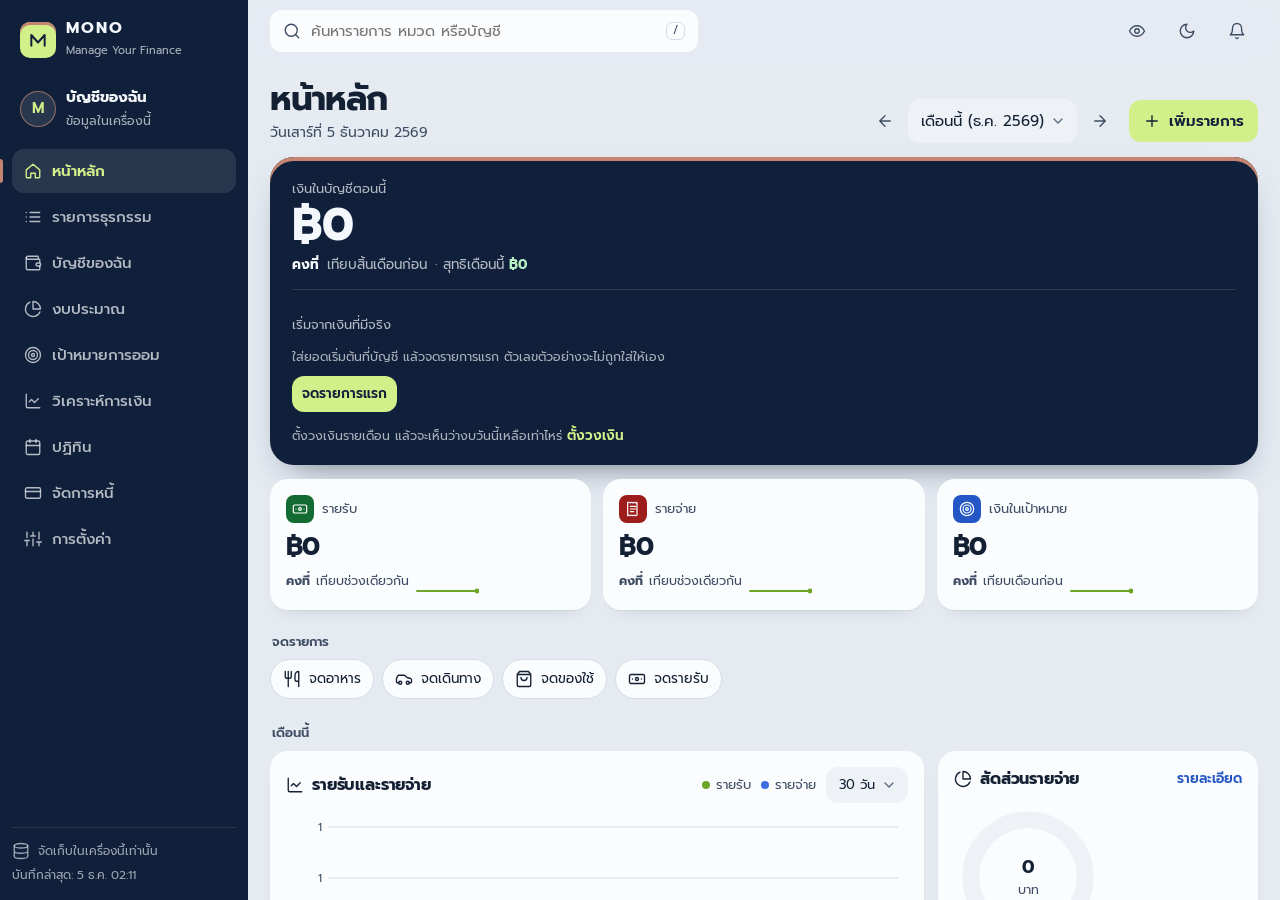
<file: index.html>
<!DOCTYPE html>
<html lang="th">
<head>
<meta charset="UTF-8">
<meta name="viewport" content="width=device-width, initial-scale=1, viewport-fit=cover">
<meta name="color-scheme" content="light dark">
<meta name="theme-color" content="#10203a" id="theme-color">
<meta name="description" content="MONO สมุดรายรับรายจ่ายส่วนตัว ภาษาไทย ใช้งานออฟไลน์ได้ เก็บข้อมูลในเครื่องนี้">
<meta name="apple-mobile-web-app-capable" content="yes">
<meta name="mobile-web-app-capable" content="yes">
<meta name="apple-mobile-web-app-status-bar-style" content="black-translucent">
<meta name="apple-mobile-web-app-title" content="MONO">
<link rel="manifest" href="./manifest.webmanifest">
<link rel="icon" href="./icons/favicon-32.png" type="image/png">
<link rel="apple-touch-icon" href="./icons/apple-touch-icon.png">
<link rel="stylesheet" href="./css/mono.css">
<script>
try{
  var raw=localStorage.getItem('mono_finance_v3')||localStorage.getItem('mono_finance_v2');
  var d=raw&&JSON.parse(raw);
  var t=d&&d.theme;
  if(t==='dark'||(t!=='light'&&matchMedia('(prefers-color-scheme: dark)').matches))document.documentElement.classList.add('dark');
  if(d&&/^(dots|grid|lines|waves|cross)$/.test(d.pattern))document.documentElement.dataset.pat=d.pattern;
  if(d&&d.privacy)document.documentElement.classList.add('privacy');
}catch(e){}
</script>
<title>MONO – จัดการการเงิน</title>
</head>
<body data-pwa="1">
<a class="skip" href="#page">ข้ามไปเนื้อหา</a>
<svg width="0" height="0" style="position:absolute" aria-hidden="true" focusable="false"><defs>
<symbol id="i-home" viewBox="0 0 24 24"><path d="M3 10.5 12 3l9 7.5V20a1 1 0 0 1-1 1h-5v-6H9v6H4a1 1 0 0 1-1-1z"/></symbol>
<symbol id="i-list" viewBox="0 0 24 24"><path d="M8 6h13M8 12h13M8 18h13M3 6h.01M3 12h.01M3 18h.01"/></symbol>
<symbol id="i-wallet" viewBox="0 0 24 24"><path d="M19 7V4a1 1 0 0 0-1-1H5a2 2 0 0 0 0 4h15a1 1 0 0 1 1 1v4h-3a2 2 0 0 0 0 4h3a1 1 0 0 0 1-1v-2a1 1 0 0 0-1-1"/><path d="M3 5v14a2 2 0 0 0 2 2h15a1 1 0 0 0 1-1v-4"/></symbol>
<symbol id="i-pie" viewBox="0 0 24 24"><path d="M21.21 15.89A10 10 0 1 1 8 2.83"/><path d="M22 12A10 10 0 0 0 12 2v10z"/></symbol>
<symbol id="i-target" viewBox="0 0 24 24"><circle cx="12" cy="12" r="10"/><circle cx="12" cy="12" r="6"/><circle cx="12" cy="12" r="2"/></symbol>
<symbol id="i-trend" viewBox="0 0 24 24"><path d="M3 3v16a2 2 0 0 0 2 2h16"/><path d="m19 9-5 5-4-4-3 3"/></symbol>
<symbol id="i-calendar" viewBox="0 0 24 24"><rect x="3" y="4" width="18" height="18" rx="2"/><path d="M16 2v4M8 2v4M3 10h18"/></symbol>
<symbol id="i-card" viewBox="0 0 24 24"><rect x="2" y="5" width="20" height="14" rx="2"/><path d="M2 10h20"/></symbol>
<symbol id="i-sliders" viewBox="0 0 24 24"><path d="M4 21v-7M4 10V3M12 21v-9M12 8V3M20 21v-5M20 12V3M1 14h6M9 8h6M17 16h6"/></symbol>
<symbol id="i-search" viewBox="0 0 24 24"><circle cx="11" cy="11" r="8"/><path d="m21 21-4.3-4.3"/></symbol>
<symbol id="i-bell" viewBox="0 0 24 24"><path d="M6 8a6 6 0 0 1 12 0c0 7 3 9 3 9H3s3-2 3-9"/><path d="M10.3 21a1.94 1.94 0 0 0 3.4 0"/></symbol>
<symbol id="i-moon" viewBox="0 0 24 24"><path d="M12 3a6 6 0 0 0 9 9 9 9 0 1 1-9-9Z"/></symbol>
<symbol id="i-sun" viewBox="0 0 24 24"><circle cx="12" cy="12" r="4"/><path d="M12 2v2M12 20v2M4.93 4.93l1.41 1.41M17.66 17.66l1.41 1.41M2 12h2M20 12h2M4.93 19.07l1.41-1.41M17.66 6.34l1.41-1.41"/></symbol>
<symbol id="i-menu" viewBox="0 0 24 24"><path d="M4 6h16M4 12h16M4 18h16"/></symbol>
<symbol id="i-plus" viewBox="0 0 24 24"><path d="M12 5v14M5 12h14"/></symbol>
<symbol id="i-minus" viewBox="0 0 24 24"><path d="M5 12h14"/></symbol>
<symbol id="i-x" viewBox="0 0 24 24"><path d="M18 6 6 18M6 6l12 12"/></symbol>
<symbol id="i-check" viewBox="0 0 24 24"><path d="M20 6 9 17l-5-5"/></symbol>
<symbol id="i-trash" viewBox="0 0 24 24"><path d="M3 6h18M19 6v14a2 2 0 0 1-2 2H7a2 2 0 0 1-2-2V6M8 6V4a2 2 0 0 1 2-2h4a2 2 0 0 1 2 2v2"/></symbol>
<symbol id="i-edit" viewBox="0 0 24 24"><path d="M17 3a2.85 2.85 0 0 1 4 4L7.5 20.5 2 22l1.5-5.5Z"/></symbol>
<symbol id="i-arrow-right" viewBox="0 0 24 24"><path d="M5 12h14M12 5l7 7-7 7"/></symbol>
<symbol id="i-arrow-up" viewBox="0 0 24 24"><path d="M12 19V5M5 12l7-7 7 7"/></symbol>
<symbol id="i-arrow-down" viewBox="0 0 24 24"><path d="M12 5v14M19 12l-7 7-7-7"/></symbol>
<symbol id="i-swap" viewBox="0 0 24 24"><path d="m16 3 4 4-4 4M20 7H4M8 21l-4-4 4-4M4 17h16"/></symbol>
<symbol id="i-utensils" viewBox="0 0 24 24"><path d="M3 2v7a2 2 0 0 0 2 2h4a2 2 0 0 0 2-2V2M7 2v20M21 15V2a5 5 0 0 0-5 5v6a2 2 0 0 0 2 2h3Zm0 0v7"/></symbol>
<symbol id="i-car" viewBox="0 0 24 24"><path d="M19 17h2a1 1 0 0 0 1-1v-3a2 2 0 0 0-1.5-1.9C18.7 10.6 16 10 16 10s-1.3-1.4-2.2-2.3A3 3 0 0 0 12 7H5a1.5 1.5 0 0 0-1.4.9l-1.4 2.9A3.7 3.7 0 0 0 2 12v4a1 1 0 0 0 1 1h2"/><circle cx="7" cy="17" r="2"/><circle cx="17" cy="17" r="2"/></symbol>
<symbol id="i-bag" viewBox="0 0 24 24"><path d="M6 2 3 6v14a2 2 0 0 0 2 2h14a2 2 0 0 0 2-2V6l-3-4ZM3 6h18"/><path d="M16 10a4 4 0 0 1-8 0"/></symbol>
<symbol id="i-zap" viewBox="0 0 24 24"><path d="M13 2 3 14h9l-1 8 10-12h-9l1-8z"/></symbol>
<symbol id="i-heart" viewBox="0 0 24 24"><path d="M19 14c1.5-1.5 3-3.2 3-5.5A5.5 5.5 0 0 0 16.5 3c-1.8 0-3 .5-4.5 2-1.5-1.5-2.7-2-4.5-2A5.5 5.5 0 0 0 2 8.5c0 2.3 1.5 4 3 5.5l7 7Z"/></symbol>
<symbol id="i-film" viewBox="0 0 24 24"><rect x="2" y="2" width="20" height="20" rx="2.2"/><path d="M7 2v20M17 2v20M2 12h20M2 7h5M2 17h5M17 17h5M17 7h5"/></symbol>
<symbol id="i-more" viewBox="0 0 24 24"><path d="M5 12h.01M12 12h.01M19 12h.01" stroke-width="3"/></symbol>
<symbol id="i-banknote" viewBox="0 0 24 24"><rect x="2" y="6" width="20" height="12" rx="2"/><circle cx="12" cy="12" r="2"/><path d="M6 12h.01M18 12h.01"/></symbol>
<symbol id="i-briefcase" viewBox="0 0 24 24"><path d="M16 20V4a2 2 0 0 0-2-2h-4a2 2 0 0 0-2 2v16"/><rect x="2" y="7" width="20" height="14" rx="2"/></symbol>
<symbol id="i-trend-up" viewBox="0 0 24 24"><path d="M22 7 13.5 15.5l-5-5L2 17"/><path d="M16 7h6v6"/></symbol>
<symbol id="i-coin" viewBox="0 0 24 24"><circle cx="12" cy="12" r="10"/><path d="M12 6v12M15 9.5c0-1.4-1.3-2-3-2s-3 .6-3 2 1.3 1.8 3 2.5 3 1.1 3 2.5-1.3 2-3 2-3-.6-3-2"/></symbol>
<symbol id="i-plane" viewBox="0 0 24 24"><path d="M17.8 19.2 16 11l3.5-3.5C21 6 21.5 4 21 3c-1-.5-3 0-4.5 1.5L13 8 4.8 6.2c-.5-.1-.9.1-1.1.5l-.3.5c-.2.5-.1 1 .3 1.3L9 12l-2 3H4l-1 1 3 2 2 3 1-1v-3l3-2 3.5 5.3c.3.4.8.5 1.3.3l.5-.2c.4-.3.6-.7.5-1.2Z"/></symbol>
<symbol id="i-shield" viewBox="0 0 24 24"><path d="M20 13c0 5-3.5 7.5-7.66 8.95a1 1 0 0 1-.67-.01C7.5 20.5 4 18 4 13V6a1 1 0 0 1 1-1c2 0 4.5-1.2 6.24-2.72a1.17 1.17 0 0 1 1.52 0C14.5 3.8 17 5 19 5a1 1 0 0 1 1 1z"/><path d="m9 12 2 2 4-4"/></symbol>
<symbol id="i-repeat" viewBox="0 0 24 24"><path d="m17 2 4 4-4 4M3 11v-1a4 4 0 0 1 4-4h14M7 22l-4-4 4-4M21 13v1a4 4 0 0 1-4 4H3"/></symbol>
<symbol id="i-download" viewBox="0 0 24 24"><path d="M21 15v4a2 2 0 0 1-2 2H5a2 2 0 0 1-2-2v-4M7 10l5 5 5-5M12 15V3"/></symbol>
<symbol id="i-upload" viewBox="0 0 24 24"><path d="M21 15v4a2 2 0 0 1-2 2H5a2 2 0 0 1-2-2v-4M17 8l-5-5-5 5M12 3v12"/></symbol>
<symbol id="i-file" viewBox="0 0 24 24"><path d="M14 2H6a2 2 0 0 0-2 2v16a2 2 0 0 0 2 2h12a2 2 0 0 0 2-2V8zM14 2v6h6M8 13h8M8 17h8"/></symbol>
<symbol id="i-reset" viewBox="0 0 24 24"><path d="M3 12a9 9 0 1 0 9-9 9.75 9.75 0 0 0-6.74 2.74L3 8M3 3v5h5"/></symbol>
<symbol id="i-alert" viewBox="0 0 24 24"><path d="m21.73 18-8-14a2 2 0 0 0-3.48 0l-8 14A2 2 0 0 0 4 21h16a2 2 0 0 0 1.73-3M12 9v4M12 17h.01"/></symbol>
<symbol id="i-bulb" viewBox="0 0 24 24"><path d="M15 14c.2-1 .7-1.7 1.5-2.5 1-.9 1.5-2.2 1.5-3.5A6 6 0 0 0 6 8c0 1 .2 2.2 1.5 3.5.7.7 1.3 1.5 1.5 2.5M9 18h6M10 22h4"/></symbol>
<symbol id="i-database" viewBox="0 0 24 24"><ellipse cx="12" cy="5" rx="9" ry="3"/><path d="M3 5v14c0 1.7 4 3 9 3s9-1.3 9-3V5M3 12c0 1.7 4 3 9 3s9-1.3 9-3"/></symbol>
<symbol id="i-user" viewBox="0 0 24 24"><path d="M19 21v-2a4 4 0 0 0-4-4H9a4 4 0 0 0-4 4v2"/><circle cx="12" cy="7" r="4"/></symbol>
<symbol id="i-bank" viewBox="0 0 24 24"><path d="M3 22h18M6 18v-7M10 18v-7M14 18v-7M18 18v-7M12 2l9 5H3z"/></symbol>
<symbol id="i-phone" viewBox="0 0 24 24"><rect x="5" y="2" width="14" height="20" rx="2"/><path d="M12 18h.01"/></symbol>
<symbol id="i-receipt" viewBox="0 0 24 24"><path d="M4 2v20l2-1 2 1 2-1 2 1 2-1 2 1 2-1V2l-2 1-2-1-2 1-2-1-2 1-2-1Z"/><path d="M8 8h8M8 12h8M8 16h5"/></symbol>
<symbol id="i-scale" viewBox="0 0 24 24"><path d="M12 3v18M7 21h10M5 7h14"/></symbol>
<symbol id="i-logo" viewBox="0 0 24 24"><path d="M4 19V6l8 9 8-9v13"/></symbol>
<symbol id="i-eye" viewBox="0 0 24 24"><path d="M2 12s3.5-7 10-7 10 7 10 7-3.5 7-10 7S2 12 2 12Z"/><circle cx="12" cy="12" r="3"/></symbol>
<symbol id="i-eye-off" viewBox="0 0 24 24"><path d="M3 3l18 18M10.6 10.6a3 3 0 0 0 4.2 4.2M9.9 5.1A10 10 0 0 1 12 5c6.5 0 10 7 10 7a18 18 0 0 1-3.2 4.4M6.1 6.1C3.6 7.8 2 12 2 12s3.5 7 10 7a10 10 0 0 0 4.2-.9"/></symbol>
<symbol id="i-copy" viewBox="0 0 24 24"><rect x="9" y="9" width="13" height="13" rx="2"/><path d="M5 15H4a2 2 0 0 1-2-2V4a2 2 0 0 1 2-2h9a2 2 0 0 1 2 2v1"/></symbol>
<symbol id="i-share" viewBox="0 0 24 24"><circle cx="18" cy="5" r="3"/><circle cx="6" cy="12" r="3"/><circle cx="18" cy="19" r="3"/><path d="m8.6 13.5 6.8 4M15.4 6.5l-6.8 4"/></symbol>
<symbol id="i-gift" viewBox="0 0 24 24"><rect x="3" y="8" width="18" height="4" rx="1"/><path d="M12 8v13M19 12v7a2 2 0 0 1-2 2H7a2 2 0 0 1-2-2v-7"/><path d="M12 8c-2-3-6-3-6 0s4 0 6 0c2 0 6 0 6 0s-4-3-6 0Z"/></symbol>
</defs></svg>

<div class="app">
<aside class="side" id="sidebar" aria-label="เมนูหลัก">
  <div class="brand"><span class="brand-mark"><svg class="i"><use href="#i-logo"/></svg></span><div><b>MONO</b><small>Manage Your Finance</small></div></div>
  <a class="me" href="#/settings" id="me-link"><span class="avatar" id="side-avatar">M</span><span class="me-t"><b id="side-name">บัญชีของฉัน</b><small>ข้อมูลในเครื่องนี้</small></span></a>
  <nav class="nav" id="nav" aria-label="หน้า">
    <a href="#/dashboard" data-view="dashboard"><svg class="i"><use href="#i-home"/></svg>หน้าหลัก</a>
    <a href="#/transactions" data-view="transactions"><svg class="i"><use href="#i-list"/></svg>รายการธุรกรรม</a>
    <a href="#/accounts" data-view="accounts"><svg class="i"><use href="#i-wallet"/></svg>บัญชีของฉัน</a>
    <a href="#/budget" data-view="budget"><svg class="i"><use href="#i-pie"/></svg>งบประมาณ</a>
    <a href="#/goals" data-view="goals"><svg class="i"><use href="#i-target"/></svg>เป้าหมายการออม</a>
    <a href="#/analytics" data-view="analytics"><svg class="i"><use href="#i-trend"/></svg>วิเคราะห์การเงิน</a>
    <a href="#/calendar" data-view="calendar"><svg class="i"><use href="#i-calendar"/></svg>ปฏิทิน</a>
    <a href="#/debts" data-view="debts"><svg class="i"><use href="#i-card"/></svg>จัดการหนี้</a>
    <a href="#/settings" data-view="settings"><svg class="i"><use href="#i-sliders"/></svg>การตั้งค่า</a>
  </nav>
  <div class="side-foot">
    <div><svg class="i"><use href="#i-database"/></svg>จัดเก็บในเครื่องนี้เท่านั้น</div>
    <div id="last-upd">บันทึกล่าสุด: -</div>
  </div>
</aside>
<div class="scrim" id="scrim"></div>
<div class="content" id="content">
  <header class="topbar">
    <button class="icon-btn menu-btn" id="menu-btn" type="button" aria-label="เปิดเมนู" aria-expanded="false"><svg class="i"><use href="#i-menu"/></svg></button>
    <label class="search"><svg class="i"><use href="#i-search"/></svg><span class="sr">ค้นหา</span><input id="q" type="search" placeholder="ค้นหารายการ หมวด หรือบัญชี" autocomplete="off" enterkeyhint="search"><kbd>/</kbd></label>
    <div class="grow"></div>
    <button class="icon-btn" id="privacy-btn" type="button" aria-label="ซ่อนจำนวนเงิน" aria-pressed="false"><svg class="i"><use href="#i-eye"/></svg></button>
    <button class="icon-btn" id="theme-btn" type="button" aria-label="สลับโหมดสว่างหรือมืด"></button>
    <div class="pop">
      <button class="icon-btn" id="bell" type="button" aria-label="การแจ้งเตือน" aria-expanded="false"><svg class="i"><use href="#i-bell"/></svg><span class="badge" id="badge" hidden aria-hidden="true">0</span></button>
      <div class="notif" id="notif" hidden></div>
    </div>
  </header>
  <main class="page" id="page">
    <div class="notice" id="notice" role="status" hidden><span class="grow">เบราว์เซอร์นี้เก็บข้อมูลถาวรไม่ได้ ข้อมูลอาจหายเมื่อปิดหน้า ควรสำรองไฟล์ไว้</span><button class="btn btn-sm" type="button" data-act="export-json">สำรองข้อมูล</button></div>
    <div class="page-head">
      <div><h1 id="page-title">หน้าหลัก</h1><p class="page-sub" id="page-sub">กำลังเปิดสมุด</p></div>
      <div class="head-actions">
        <div class="mnav" id="mnav">
          <button class="icon-btn" id="m-prev" type="button" aria-label="เดือนก่อนหน้า"><svg class="i" style="transform:rotate(180deg)"><use href="#i-arrow-right"/></svg></button>
          <select class="select" id="month" aria-label="เลือกเดือน"></select>
          <button class="icon-btn" id="m-next" type="button" aria-label="เดือนถัดไป"><svg class="i"><use href="#i-arrow-right"/></svg></button>
        </div>
        <button class="btn btn-primary" id="add-top" type="button" data-act="add"><svg class="i"><use href="#i-plus"/></svg>เพิ่มรายการ</button>
      </div>
    </div>

    <section class="view" id="v-dashboard">
      <div class="notice demo" id="demo-bar" role="status" hidden><span class="grow">กำลังแสดงข้อมูลตัวอย่างของ “มาย” ไม่ใช่ตัวเลขของคุณ</span><button class="btn btn-primary btn-sm" type="button" data-act="start-mine">เริ่มข้อมูลของฉัน</button><button class="btn btn-sm" type="button" data-act="hide-demo">ซ่อนแบนเนอร์</button></div>
      <div class="notice" id="backup-note" hidden><span class="grow" id="backup-text"></span><a class="btn btn-sm" href="#/settings">ไปสำรองข้อมูล</a></div>
      <article class="hero" id="hero">
        <div>
          <p class="bal-label" id="bal-label">ยอดในบัญชี</p>
          <p class="bal-val maskable" id="bal-v">฿0.00</p>
          <div class="bal-sub" id="bal-sub"></div>
          <div class="safe" id="safe-box"></div>
          <div class="daybox" id="bal-day"></div>
        </div>
        <div class="hero-chart"><div class="chart" id="ch-bal"></div></div>
      </article>
      <div class="stats" id="d-stats"></div>
      <div id="quick-add"></div>
      <h2 class="sec">เดือนนี้</h2>
      <div class="grid">
        <article class="card s8">
          <div class="card-head"><h2 class="card-title"><svg class="i"><use href="#i-trend"/></svg>รายรับและรายจ่าย</h2>
            <div class="legend"><span><i class="dot" style="background:var(--accent-line)"></i>รายรับ</span><span><i class="dot" style="background:var(--series-b)"></i>รายจ่าย</span>
              <select class="select" id="range" aria-label="ช่วงเวลา" style="height:36px;width:auto"><option value="7">7 วัน</option><option value="14">14 วัน</option><option value="30" selected>30 วัน</option></select>
            </div>
          </div>
          <div class="chart" id="ch-flow"></div>
        </article>
        <article class="card s4">
          <div class="card-head"><h2 class="card-title"><svg class="i"><use href="#i-pie"/></svg>สัดส่วนรายจ่าย</h2><a class="link" href="#/analytics">รายละเอียด</a></div>
          <div class="donut-wrap"><div class="donut"><div id="donut-svg"></div><div class="donut-c"><b id="donut-total" class="maskable">0</b><small>บาท</small></div></div><ul class="dlegend" id="donut-legend"></ul></div>
        </article>
      </div>
      <h2 class="sec">รายละเอียด</h2>
      <div class="grid">
        <article class="card s4"><div class="card-head"><h2 class="card-title"><svg class="i"><use href="#i-receipt"/></svg>รายการล่าสุด</h2><a class="link" href="#/transactions">ดูทั้งหมด</a></div><div id="d-recent"></div></article>
        <article class="card s4"><div class="card-head"><h2 class="card-title"><svg class="i"><use href="#i-pie"/></svg>งบประมาณ</h2><a class="link" href="#/budget">แก้ตัวเลข</a></div><div id="d-budget"></div></article>
        <div class="s4 stack">
          <article class="card"><div class="card-head"><h2 class="card-title"><svg class="i"><use href="#i-target"/></svg>เป้าหมาย</h2><a class="link" href="#/goals">ดูทั้งหมด</a></div><div id="d-goal"></div></article>
          <article class="card"><div class="card-head"><h2 class="card-title"><svg class="i"><use href="#i-bulb"/></svg>อ่านจากตัวเลขของคุณ</h2></div><div id="d-tip"></div></article>
        </div>
      </div>
    </section>

    <section class="view" id="v-transactions">
      <article class="card">
        <div class="filters">
          <select class="select" id="f-type" aria-label="ประเภท"><option value="">ทุกประเภท</option><option value="income">รายรับ</option><option value="expense">รายจ่าย</option><option value="transfer">โอน</option><option value="saving">ออมเงิน</option></select>
          <select class="select" id="f-cat" aria-label="หมวดหมู่"><option value="">ทุกหมวดหมู่</option></select>
          <select class="select" id="f-acc" aria-label="บัญชี"></select>
          <select class="select" id="f-sort" aria-label="เรียงลำดับ"><option value="new">ใหม่สุดก่อน</option><option value="old">เก่าสุดก่อน</option><option value="big">จำนวนมากไปน้อย</option><option value="small">จำนวนน้อยไปมาก</option></select>
          <label class="check"><input type="checkbox" id="f-all">แสดงทุกเดือน</label>
          <button class="btn btn-sm" type="button" data-act="export-csv"><svg class="i"><use href="#i-file"/></svg>ส่งออก CSV</button>
        </div>
        <div class="sum" id="tx-sum"></div>
        <div id="tx-list"></div>
      </article>
    </section>

    <section class="view" id="v-accounts">
      <div class="stats" id="nw"></div>
      <div class="cards" id="acc-list" style="margin-top:14px"></div>
      <article class="card" style="margin-top:14px">
        <div class="card-head"><h2 class="card-title"><svg class="i"><use href="#i-plus"/></svg>เพิ่มบัญชี</h2></div>
        <p class="hint" style="margin-top:0">ยอดเริ่มต้นคือเงินที่มีอยู่ก่อนรายการแรกในแอป ไม่นับเป็นรายรับของเดือน</p>
        <form class="form-row" id="acc-form">
          <label class="field">ชื่อบัญชี<input class="input" id="a-name" required maxlength="40" placeholder="เช่น บัญชีเงินเดือน"></label>
          <label class="field">ประเภท<select class="select" id="a-type"><option value="bank">บัญชีธนาคาร</option><option value="cash">เงินสด</option><option value="wallet">e-Wallet</option><option value="card">บัตร/อื่น ๆ</option></select></label>
          <label class="field">ยอดเริ่มต้น (บาท)<input class="input" id="a-init" inputmode="decimal" placeholder="0.00"></label>
          <button class="btn btn-primary" type="submit">เพิ่มบัญชี</button>
        </form>
      </article>
    </section>

    <section class="view" id="v-budget">
      <div class="stats" id="bud-sum"></div>
      <article class="card" style="margin-top:14px">
        <div class="card-head"><h2 class="card-title"><svg class="i"><use href="#i-pie"/></svg>วงเงินรายเดือน</h2>
          <div style="display:flex;gap:8px;flex-wrap:wrap">
            <button class="btn btn-sm" type="button" data-act="suggest-budget">ใส่วงเงินแนะนำ</button>
            <button class="btn btn-sm" type="button" data-act="auto-budget">ตั้งจากค่าเฉลี่ย 3 เดือน</button>
          </div>
        </div>
        <p class="hint" style="margin-top:0">แก้ตัวเลขแล้วออกจากช่อง ระบบบันทึกทันที วงเงินนี้ใช้ซ้ำทุกเดือน ไม่นับหมวดชำระหนี้ในงบวันนี้</p>
        <div id="budget-list"></div>
      </article>
    </section>

    <section class="view" id="v-goals">
      <div class="cards" id="goal-list"></div>
      <article class="card" style="margin-top:14px">
        <div class="card-head"><h2 class="card-title"><svg class="i"><use href="#i-plus"/></svg>เพิ่มเป้าหมาย</h2></div>
        <form class="form-row" id="goal-form">
          <label class="field">ชื่อ<input class="input" id="g-name" required maxlength="40" placeholder="เช่น ทริปเชียงใหม่"></label>
          <label class="field">ยอดเป้าหมาย (บาท)<input class="input" id="g-target" inputmode="decimal" required placeholder="20000"></label>
          <label class="field">ครบกำหนด (ไม่บังคับ)<input class="input" id="g-date" type="date"></label>
          <label class="field">ลิงก์รูป (ไม่บังคับ)<input class="input" id="g-img" type="url" placeholder="https://"></label>
          <button class="btn btn-primary" type="submit">เพิ่มเป้าหมาย</button>
        </form>
      </article>
    </section>

    <section class="view" id="v-analytics">
      <div class="stats" id="ana-stats"></div>
      <div class="grid" style="margin-top:14px">
        <article class="card s8">
          <div class="card-head"><h2 class="card-title"><svg class="i"><use href="#i-trend"/></svg>6 เดือน</h2>
            <div class="legend"><span><i class="dot" style="background:var(--accent-line)"></i>รายรับ</span><span><i class="dot" style="background:var(--series-b)"></i>รายจ่าย</span><span>% คืออัตราการออม</span></div>
          </div>
          <div class="chart" id="ch-ana" style="height:280px"></div>
        </article>
        <article class="card s4">
          <div class="card-head"><h2 class="card-title"><svg class="i"><use href="#i-scale"/></svg>ตัวเลขสำคัญ</h2><button class="btn btn-sm" type="button" data-act="copy-summary">คัดลอกสรุป</button></div>
          <div id="ana-kv"></div>
        </article>
      </div>
      <article class="card" style="margin-top:14px"><div class="card-head"><h2 class="card-title"><svg class="i"><use href="#i-bulb"/></svg>คำแนะนำจากตัวเลขนี้</h2></div><div id="ana-text"></div></article>
    </section>

    <section class="view" id="v-calendar">
      <article class="card">
        <div class="card-head"><h2 class="card-title"><svg class="i"><use href="#i-calendar"/></svg><span id="cal-title">ปฏิทิน</span></h2><div class="legend"><span class="amt in">รายรับ</span><span class="amt out">รายจ่าย</span></div></div>
        <div class="cal" id="cal"></div>
      </article>
      <article class="card" style="margin-top:14px">
        <div class="card-head"><h2 class="card-title" id="day-title">เลือกวันในปฏิทิน</h2></div>
        <div id="day-list"></div>
      </article>
    </section>

    <section class="view" id="v-debts">
      <div class="cards" id="debt-list"></div>
      <article class="card" style="margin-top:14px">
        <div class="card-head"><h2 class="card-title"><svg class="i"><use href="#i-plus"/></svg>เพิ่มหนี้</h2></div>
        <form class="form-row" id="debt-form">
          <label class="field">ชื่อหนี้<input class="input" id="d-name" required maxlength="40" placeholder="เช่น บัตรเครดิต"></label>
          <label class="field">ยอดหนี้ทั้งหมด (บาท)<input class="input" id="d-total" inputmode="decimal" required></label>
          <label class="field">จ่ายไปแล้วก่อนใช้แอป (บาท)<input class="input" id="d-paid" inputmode="decimal" placeholder="0"></label>
          <button class="btn btn-primary" type="submit">เพิ่มหนี้</button>
        </form>
      </article>
    </section>

    <section class="view" id="v-settings">
      <div class="cards">
        <article class="card">
          <div class="card-head"><h2 class="card-title"><svg class="i"><use href="#i-user"/></svg>โปรไฟล์</h2></div>
          <div style="display:flex;gap:12px;align-items:center;flex-wrap:wrap">
            <span class="avatar" id="set-avatar" style="width:64px;height:64px;font-size:24px">M</span>
            <div style="display:flex;gap:8px;flex-wrap:wrap">
              <label class="btn btn-sm">เลือกรูป<input id="photo-file" type="file" accept="image/jpeg,image/png,image/webp" hidden></label>
              <button class="btn btn-sm" id="photo-del" type="button" data-act="photo-del" hidden>เอารูปออก</button>
            </div>
          </div>
          <label class="lbl" style="margin-top:12px">ชื่อที่แสดง<input class="input" id="profile-name" maxlength="30" placeholder="เช่น แพร" autocomplete="nickname"></label>
        </article>
        <article class="card">
          <div class="card-head"><h2 class="card-title"><svg class="i"><use href="#i-sliders"/></svg>การแสดงผล</h2></div>
          <p class="lbl">ธีม</p>
          <div class="seg" id="theme-seg" role="group" aria-label="ธีม">
            <button type="button" data-th="auto">ตามเครื่อง</button>
            <button type="button" data-th="light">สว่าง</button>
            <button type="button" data-th="dark">มืด</button>
          </div>
          <p class="lbl" style="margin-top:12px">ลายพื้นหลัง</p>
          <div class="seg" id="pat-seg" role="group" aria-label="ลายพื้นหลัง">
            <button type="button" data-pat="none">ไม่มี</button>
            <button type="button" data-pat="dots">จุด</button>
            <button type="button" data-pat="grid">ตาราง</button>
            <button type="button" data-pat="lines">ทแยง</button>
            <button type="button" data-pat="waves">คลื่น</button>
            <button type="button" data-pat="cross">ไขว้</button>
          </div>
          <label class="check" style="margin-top:8px"><input type="checkbox" id="privacy-toggle">ซ่อนจำนวนเงิน</label>
        </article>
        <article class="card">
          <div class="card-head"><h2 class="card-title"><svg class="i"><use href="#i-more"/></svg>หมวดหมู่ที่เพิ่มเอง</h2></div>
          <div id="cat-list"></div>
          <form id="cat-form" style="margin-top:12px;display:grid;gap:8px">
            <label class="lbl">ชื่อหมวด<input class="input" id="cat-name" maxlength="40" required placeholder="เช่น สัตว์เลี้ยง"></label>
            <label class="lbl">ประเภท<select class="select" id="cat-type"><option value="expense">รายจ่าย</option><option value="income">รายรับ</option></select></label>
            <div class="lbl">สี<div class="picks" id="cat-colors"></div></div>
            <div class="lbl">ไอคอน<div class="picks" id="cat-icons"></div></div>
            <button class="btn btn-primary" type="submit">เพิ่มหมวดหมู่</button>
          </form>
        </article>
        <article class="card">
          <div class="card-head"><h2 class="card-title"><svg class="i"><use href="#i-repeat"/></svg>รายการประจำทุกเดือน</h2></div>
          <div id="rec-list"></div>
          <p class="hint">เพิ่มได้ตอนจดรายการ แล้วเลือก “ทำซ้ำทุกเดือน”</p>
        </article>
        <article class="card">
          <div class="card-head"><h2 class="card-title"><svg class="i"><use href="#i-database"/></svg>ข้อมูล</h2></div>
          <p class="hint" id="backup-status" style="margin-top:0"></p>
          <div class="set-list">
            <button class="set-row" type="button" data-act="export-json"><span class="set-ic"><svg class="i"><use href="#i-download"/></svg></span><span class="set-t"><b>สำรองข้อมูล (JSON)</b><small>ไฟล์กู้คืนได้ทั้งสมุด</small></span><svg class="i set-go"><use href="#i-arrow-right"/></svg></button>
            <button class="set-row" type="button" data-act="share-backup"><span class="set-ic"><svg class="i"><use href="#i-share"/></svg></span><span class="set-t"><b>แชร์ไฟล์สำรอง</b><small>บน iPhone จะเปิดแผงแชร์ ถ้าเครื่องไม่รองรับจะดาวน์โหลดไฟล์</small></span><svg class="i set-go"><use href="#i-arrow-right"/></svg></button>
            <label class="set-row"><span class="set-ic"><svg class="i"><use href="#i-upload"/></svg></span><span class="set-t"><b>นำเข้าข้อมูล</b><small>กู้จากไฟล์ JSON ของ MONO</small></span><svg class="i set-go"><use href="#i-arrow-right"/></svg><input id="import-file" type="file" accept="application/json,.json" hidden></label>
            <button class="set-row" type="button" data-act="export-csv"><span class="set-ic"><svg class="i"><use href="#i-file"/></svg></span><span class="set-t"><b>ส่งออก CSV</b><small>เปิดใน Excel หรือ Google Sheets</small></span><svg class="i set-go"><use href="#i-arrow-right"/></svg></button>
            <button class="set-row" type="button" data-act="reset-demo"><span class="set-ic"><svg class="i"><use href="#i-reset"/></svg></span><span class="set-t"><b>โหลดข้อมูลตัวอย่าง</b><small>แทนที่สมุดนี้ด้วยตัวอย่างที่ระบุชัดว่าเป็นตัวอย่าง</small></span><svg class="i set-go"><use href="#i-arrow-right"/></svg></button>
          </div>
          <div class="set-list" style="margin-top:8px">
            <button class="set-row danger" type="button" data-act="clear-all"><span class="set-ic"><svg class="i"><use href="#i-trash"/></svg></span><span class="set-t"><b>ล้างข้อมูลทั้งหมด</b><small>ลบสมุดในเครื่องนี้</small></span><svg class="i set-go"><use href="#i-arrow-right"/></svg></button>
          </div>
        </article>
        <article class="card">
          <div class="card-head"><h2 class="card-title"><svg class="i"><use href="#i-bulb"/></svg>เกี่ยวกับตัวเลข</h2></div>
          <div class="about">
            <p><b>ใช้ได้ตอนนี้</b> = เงินในบัญชี − เงินที่กันไว้ − รายจ่ายประจำที่ยังไม่ถึงในเดือนนี้ เงินที่ออมเข้าเป้าหมายถูกหักออกจากบัญชีไปแล้ว จึงไม่หักซ้ำ</p>
            <p><b>งบวันนี้</b> = (วงเงินรายจ่ายทั้งเดือน ไม่รวมชำระหนี้ − ที่ใช้ไปก่อนวันนี้) ÷ วันที่เหลือ รวมวันนี้</p>
            <p><b>ความมั่งคั่งสุทธิ</b> = เงินในบัญชี + เงินในเป้าหมาย − หนี้ที่ยังค้าง การโอนระหว่างบัญชีไม่นับเป็นรายรับหรือรายจ่าย การชำระหนี้ลดทั้งเงินสดและยอดหนี้</p>
            <p>ข้อมูลอยู่ที่คีย์ <b>mono_finance_v3</b> ในเบราว์เซอร์นี้ ไม่มีเซิร์ฟเวอร์และไม่เชื่อมธนาคาร ถ้าเคยใช้ MONO รุ่นก่อน ระบบอ่าน <b>mono_finance_v2</b> เข้ามาโดยไม่ลบของเดิม</p>
            <p id="version-line"></p>
            <button class="btn" type="button" id="install-btn" data-act="install">ติดตั้งลงหน้าจอหลัก</button>
          </div>
        </article>
      </div>
    </section>
  </main>
</div>
</div>

<nav class="tabbar" id="tabbar" aria-label="เมนูลัด">
  <a href="#/dashboard" data-view="dashboard"><svg class="i"><use href="#i-home"/></svg><span>หน้าหลัก</span></a>
  <a href="#/transactions" data-view="transactions"><svg class="i"><use href="#i-list"/></svg><span>รายการ</span></a>
  <button class="tab-add" id="tab-add" type="button" data-act="add" aria-label="เพิ่มรายการ"><svg class="i"><use href="#i-plus"/></svg></button>
  <a href="#/budget" data-view="budget"><svg class="i"><use href="#i-pie"/></svg><span>งบ</span></a>
  <button type="button" id="tab-more"><svg class="i" aria-hidden="true"><use href="#i-menu"/></svg><span>เมนู</span></button>
</nav>

<dialog id="dlg-tx" aria-labelledby="m-title">
  <form class="dlg" id="tx-form">
    <div class="dlg-h"><h2 id="m-title">เพิ่มรายการ</h2><button class="icon-btn" type="button" data-act="close-tx" aria-label="ปิด"><svg class="i"><use href="#i-x"/></svg></button></div>
    <div class="seg" id="seg" role="group" aria-label="ประเภทรายการ">
      <button type="button" data-t="expense">รายจ่าย</button>
      <button type="button" data-t="income">รายรับ</button>
      <button type="button" data-t="transfer">โอน</button>
    </div>
    <div class="lbl" id="m-quick-wrap" hidden>ใช้บ่อย<div class="quick" id="m-quick"></div></div>
    <label class="lbl">จำนวนเงิน<div class="amt-input"><span>฿</span><input id="m-amt" inputmode="decimal" autocomplete="off" placeholder="0.00" aria-label="จำนวนเงิน"></div></label>
    <div class="keypad" id="keypad" aria-label="แป้นตัวเลข">
      <button type="button" data-key="1">1</button><button type="button" data-key="2">2</button><button type="button" data-key="3">3</button>
      <button type="button" data-key="4">4</button><button type="button" data-key="5">5</button><button type="button" data-key="6">6</button>
      <button type="button" data-key="7">7</button><button type="button" data-key="8">8</button><button type="button" data-key="9">9</button>
      <button type="button" data-key=".">.</button><button type="button" data-key="0">0</button><button type="button" data-key="back" aria-label="ลบหลัก"><svg class="i" aria-hidden="true"><use href="#i-x"/></svg></button>
    </div>
    <div class="lbl" id="m-cat-wrap">หมวดหมู่<div class="chips" id="m-cats"></div></div>
    <div class="two">
      <label class="lbl"><span id="m-acc-l">บัญชี</span><select class="select" id="m-acc" aria-label="บัญชี"></select></label>
      <label class="lbl" id="m-to-wrap">ไปยังบัญชี<select class="select" id="m-to" aria-label="บัญชีปลายทาง"></select></label>
    </div>
    <label class="lbl">รายละเอียด<input class="input" id="m-note" maxlength="80" placeholder="เช่น กาแฟ, BTS" list="note-list" autocomplete="off"><datalist id="note-list"></datalist></label>
    <label class="lbl">วันที่และเวลา<input class="input" id="m-date" type="datetime-local" required></label>
    <label class="check" id="m-rec-wrap"><input type="checkbox" id="m-rec">ทำซ้ำทุกเดือน ในวันที่เดียวกัน</label>
    <p class="form-err" id="m-err" role="alert"></p>
    <div class="dlg-btns"><button class="btn" type="button" data-act="close-tx">ยกเลิก</button><button class="btn btn-primary" type="submit">บันทึก</button></div>
  </form>
</dialog>

<dialog id="dlg-edit" aria-labelledby="e-title">
  <form class="dlg" id="edit-form">
    <div class="dlg-h"><h2 id="e-title">แก้ไข</h2><button class="icon-btn" type="button" data-act="close-edit" aria-label="ปิด"><svg class="i"><use href="#i-x"/></svg></button></div>
    <div id="e-fields" style="display:grid;gap:12px"></div>
    <p class="form-err" id="e-err" role="alert"></p>
    <div class="dlg-btns"><button class="btn" type="button" data-act="close-edit">ยกเลิก</button><button class="btn btn-primary" type="submit">บันทึก</button></div>
  </form>
</dialog>

<dialog id="dlg-confirm" aria-labelledby="cf-title">
  <form class="dlg narrow" method="dialog">
    <h2 id="cf-title">ยืนยัน</h2>
    <p id="cf-msg" class="muted" style="white-space:pre-line;margin:0"></p>
    <div class="dlg-btns"><button class="btn" value="cancel">ยกเลิก</button><button class="btn btn-primary" id="cf-ok" value="ok">ยืนยัน</button></div>
  </form>
</dialog>

<dialog id="dlg-install" aria-labelledby="in-title">
  <div class="dlg narrow">
    <div class="dlg-h"><h2 id="in-title">ติดตั้งลงหน้าจอหลัก</h2><button class="icon-btn" type="button" data-act="close-install" aria-label="ปิด"><svg class="i"><use href="#i-x"/></svg></button></div>
    <div id="install-body"></div>
    <div class="dlg-btns"><button class="btn" type="button" data-act="close-install">ปิด</button><button class="btn btn-primary" type="button" id="install-go" hidden>ติดตั้ง</button></div>
  </div>
</dialog>

<div class="toast" id="toast" role="status" aria-live="polite"><span id="toast-msg"></span><button id="toast-undo" type="button" hidden>เลิกทำ</button></div>
<noscript><p style="padding:24px">ต้องเปิด JavaScript เพื่อใช้ MONO</p></noscript>
<script src="./js/mono.js" defer></script>
</body>
</html>
</file>
<file: css/mono.css>
@font-face{font-family:Prompt;font-style:normal;font-weight:400;font-display:swap;src:url('../fonts/prompt-thai-400-normal.woff2') format('woff2');unicode-range:U+02D7,U+0303,U+0331,U+0E01-0E5B,U+200C-200D,U+25CC}
@font-face{font-family:Prompt;font-style:normal;font-weight:500;font-display:swap;src:url('../fonts/prompt-thai-500-normal.woff2') format('woff2');unicode-range:U+02D7,U+0303,U+0331,U+0E01-0E5B,U+200C-200D,U+25CC}
@font-face{font-family:Prompt;font-style:normal;font-weight:600;font-display:swap;src:url('../fonts/prompt-thai-600-normal.woff2') format('woff2');unicode-range:U+02D7,U+0303,U+0331,U+0E01-0E5B,U+200C-200D,U+25CC}
@font-face{font-family:Prompt;font-style:normal;font-weight:700;font-display:swap;src:url('../fonts/prompt-thai-700-normal.woff2') format('woff2');unicode-range:U+02D7,U+0303,U+0331,U+0E01-0E5B,U+200C-200D,U+25CC}
@font-face{font-family:Prompt;font-style:normal;font-weight:400;font-display:swap;src:url('../fonts/prompt-latin-400-normal.woff2') format('woff2');unicode-range:U+0000-00FF,U+0131,U+0152-0153,U+02BB-02BC,U+02C6,U+02DA,U+02DC,U+0304,U+0308,U+0329,U+2000-206F,U+20AC,U+2122,U+2191,U+2193,U+2212,U+2215,U+FEFF,U+FFFD}
@font-face{font-family:Prompt;font-style:normal;font-weight:500;font-display:swap;src:url('../fonts/prompt-latin-500-normal.woff2') format('woff2');unicode-range:U+0000-00FF,U+0131,U+0152-0153,U+02BB-02BC,U+02C6,U+02DA,U+02DC,U+0304,U+0308,U+0329,U+2000-206F,U+20AC,U+2122,U+2191,U+2193,U+2212,U+2215,U+FEFF,U+FFFD}
@font-face{font-family:Prompt;font-style:normal;font-weight:600;font-display:swap;src:url('../fonts/prompt-latin-600-normal.woff2') format('woff2');unicode-range:U+0000-00FF,U+0131,U+0152-0153,U+02BB-02BC,U+02C6,U+02DA,U+02DC,U+0304,U+0308,U+0329,U+2000-206F,U+20AC,U+2122,U+2191,U+2193,U+2212,U+2215,U+FEFF,U+FFFD}
@font-face{font-family:Prompt;font-style:normal;font-weight:700;font-display:swap;src:url('../fonts/prompt-latin-700-normal.woff2') format('woff2');unicode-range:U+0000-00FF,U+0131,U+0152-0153,U+02BB-02BC,U+02C6,U+02DA,U+02DC,U+0304,U+0308,U+0329,U+2000-206F,U+20AC,U+2122,U+2191,U+2193,U+2212,U+2215,U+FEFF,U+FFFD}

:root{
  --bg:#e6ebf2;--surface:#fbfcfe;--surface-2:#eef2f7;--border:#d5dde8;--text:#142033;--muted:#3e4c63;--silver:#8b97a8;
  --ink:#10203a;--lime:#d2f08a;--lime-deep:#5f8f22;--rose:#c48472;--rose-ink:#7a3e32;
  --income:#146b32;--expense:#9d1c1c;--blue:#2457c5;--violet:#5b3fbf;--warn:#9a5b08;
  --accent:#d2f08a;--accent-ink:#10203a;--accent-line:#6ea528;--series-b:#3d6fe3;--focus:#2457c5;
  --on-ink:#d2f08a;--shadow:0 10px 28px rgba(16,32,58,.12);
  --r:18px;--r-sm:12px;--safe-b:env(safe-area-inset-bottom);--safe-t:env(safe-area-inset-top);
  color-scheme:light;
}
html.dark{
  --bg:#0b1220;--surface:#141e32;--surface-2:#1c2942;--border:#2c3e5c;--text:#e7eef8;--muted:#b7c3d6;--silver:#93a0b4;
  --ink:#0d1830;--lime:#d2f08a;--rose:#e3b0a2;--rose-ink:#f0c2b6;
  --income:#8ddea4;--expense:#ffb4b4;--blue:#9eb6ff;--violet:#cbbdff;--warn:#ffc078;
  --accent:#d2f08a;--accent-ink:#10203a;--accent-line:#b6e86a;--series-b:#8eacff;--focus:#d2f08a;
  --shadow:0 12px 32px rgba(0,0,0,.4);
  color-scheme:dark;
}
*{box-sizing:border-box}
[hidden]{display:none!important}
html{-webkit-text-size-adjust:100%}
body{margin:0;font-family:Prompt,"Sukhumvit Set","Thonburi",system-ui,sans-serif;font-size:15px;line-height:1.5;color:var(--text);background:var(--bg);height:100dvh;overflow:hidden}
button,input,select,textarea{font:inherit;color:inherit}
button,a,label,select{touch-action:manipulation}
button{cursor:pointer}
a{color:inherit}
:focus-visible{outline:2px solid var(--focus);outline-offset:2px}
.skip{position:absolute;left:12px;top:8px;z-index:80;background:var(--lime);color:var(--accent-ink);padding:8px 12px;border-radius:8px;transform:translateY(-140%)}
.skip:focus{transform:none}
.i{width:18px;height:18px;flex:none;fill:none;stroke:currentColor;stroke-width:1.8;stroke-linecap:round;stroke-linejoin:round}
.muted{color:var(--muted)}.sm{font-size:13px}.b{font-weight:600}
.sr{position:absolute;width:1px;height:1px;overflow:hidden;clip:rect(0 0 0 0)}

.app{display:grid;grid-template-columns:248px minmax(0,1fr);height:100%}
.side{background:var(--ink);color:#f4f7fb;display:flex;flex-direction:column;padding:18px 12px calc(16px + var(--safe-b));z-index:40;overflow-y:auto}
.brand{display:flex;gap:10px;align-items:center;padding:2px 8px 18px}
.brand-mark{width:36px;height:36px;border-radius:10px;background:var(--lime);color:var(--accent-ink);display:grid;place-items:center;box-shadow:inset 0 3px 0 var(--rose)}
.brand-mark .i{width:20px;height:20px;stroke-width:2.4}
.brand b{display:block;letter-spacing:.12em;font-size:16px;line-height:1.1}
.brand small{color:rgba(244,247,251,.68);font-size:11px}
.me{display:flex;gap:10px;align-items:center;padding:8px;margin:0 0 10px;border-radius:12px;text-decoration:none}
.me:hover{background:rgba(255,255,255,.06)}
.avatar{width:36px;height:36px;border-radius:50%;display:grid;place-items:center;background:rgba(255,255,255,.1);color:var(--on-ink);font-weight:600;overflow:hidden;border:1px solid rgba(196,132,114,.7);flex:none}
.avatar img{width:100%;height:100%;object-fit:cover}
.me-t{min-width:0}.me-t b{display:block;white-space:nowrap;overflow:hidden;text-overflow:ellipsis}.me-t small{color:rgba(244,247,251,.68)}
.nav{display:grid;gap:2px}
.nav a{position:relative;display:flex;align-items:center;gap:10px;min-height:44px;padding:0 12px;border-radius:12px;color:rgba(244,247,251,.72);text-decoration:none;font-weight:500}
.nav a:hover{background:rgba(255,255,255,.06);color:#fff}
.nav a[aria-current=page]{background:rgba(255,255,255,.1);color:var(--on-ink);font-weight:600}
.nav a[aria-current=page]::before{content:"";position:absolute;left:-12px;top:10px;bottom:10px;width:3px;border-radius:0 3px 3px 0;background:var(--rose)}
.side-foot{margin-top:auto;padding-top:14px;border-top:1px solid rgba(255,255,255,.1);display:grid;gap:6px;color:rgba(244,247,251,.62);font-size:12px}
.side-foot div{display:flex;gap:8px;align-items:center}
.scrim{position:fixed;inset:0;background:rgba(8,14,26,.48);z-index:35;opacity:0;pointer-events:none}
.content{min-width:0;overflow:auto;scroll-behavior:smooth}
.topbar{position:sticky;top:0;z-index:20;display:flex;align-items:center;gap:8px;padding:10px 22px;padding-top:calc(10px + var(--safe-t));background:color-mix(in srgb,var(--bg) 84%,transparent);backdrop-filter:saturate(140%) blur(16px);border-bottom:1px solid transparent}
.topbar.scrolled{border-bottom-color:var(--border)}
.search{flex:1;min-width:0;max-width:440px;display:flex;align-items:center;gap:8px;height:42px;padding:0 12px;background:var(--surface);border-radius:12px;border:1px solid transparent;color:var(--muted)}
.search:focus-within{border-color:var(--accent-line);box-shadow:0 0 0 3px color-mix(in srgb,var(--accent-line) 28%,transparent)}
.search input{flex:1;min-width:0;border:0;outline:0;background:transparent;color:var(--text)}
.search kbd{font:inherit;font-size:11px;border:1px solid var(--border);border-radius:6px;padding:0 6px;color:var(--muted)}
.grow{flex:1}
.icon-btn{width:42px;height:42px;display:grid;place-items:center;border:0;background:transparent;border-radius:12px;color:var(--muted);position:relative;flex:none}
.icon-btn:hover{background:var(--surface-2);color:var(--text)}
.icon-btn.sm{width:36px;height:36px}
.icon-btn.del:hover{color:var(--expense)}
.icon-btn.menu-btn{display:none}
.badge{position:absolute;top:4px;right:4px;min-width:16px;height:16px;padding:0 4px;border-radius:8px;background:var(--expense);color:#fff;font-size:10px;font-weight:700;display:grid;place-items:center}
html.dark .badge{color:#2a0d0d}
.pop{position:relative}
.notif{position:absolute;right:0;top:46px;width:min(340px,calc(100vw - 24px));background:var(--surface);border-radius:16px;box-shadow:var(--shadow);padding:6px;z-index:30}
.notif p{display:flex;gap:8px;align-items:flex-start;padding:10px;font-size:13.5px}
.notif p+p{border-top:1px solid var(--border)}
.notif .none{color:var(--muted);justify-content:center}

.page{padding:8px 22px 48px;max-width:1180px;margin:0 auto}
.page-head{display:flex;justify-content:space-between;align-items:flex-end;gap:12px;flex-wrap:wrap;margin:8px 0 14px}
h1{font-size:clamp(28px,4vw,34px);line-height:1.15;letter-spacing:-.03em;margin:0;font-weight:700}
h2,h3{margin:0}
.page-sub{margin:4px 0 0;color:var(--muted);font-size:14px}
.head-actions{display:flex;gap:8px;align-items:center;flex-wrap:wrap}
.mnav{display:flex;align-items:center;gap:2px}
.view{display:none}.view.active{display:block}

.btn{display:inline-flex;align-items:center;justify-content:center;gap:8px;min-height:42px;padding:0 14px;border-radius:12px;border:0;background:var(--surface-2);font-weight:600;white-space:nowrap}
.btn:disabled{opacity:.45;cursor:not-allowed}
.btn-primary{background:var(--lime);color:var(--accent-ink)}
.btn-primary:hover:not(:disabled){filter:brightness(1.03)}
.btn-ghost{background:var(--surface-2)}
.btn-danger{background:var(--expense);color:#fff}
html.dark .btn-danger{color:#2a0d0d}
.btn-block{width:100%}
.btn-sm{min-height:36px;padding:0 10px;font-size:13.5px}
.input,.select{height:44px;width:100%;padding:0 12px;border-radius:12px;border:1px solid transparent;background:var(--surface-2);color:var(--text);outline:0;min-width:0}
.input:focus,.select:focus{background:var(--surface);border-color:var(--accent-line);box-shadow:0 0 0 3px color-mix(in srgb,var(--accent-line) 24%,transparent)}
.select{appearance:none;padding-right:32px;background-image:url("data:image/svg+xml,%3Csvg xmlns='http://www.w3.org/2000/svg' width='16' height='16' viewBox='0 0 24 24' fill='none' stroke='%235c6b80' stroke-width='2' stroke-linecap='round'%3E%3Cpath d='m6 9 6 6 6-6'/%3E%3C/svg%3E");background-repeat:no-repeat;background-position:right 10px center}
.field,.lbl{display:grid;gap:6px;font-size:13px;color:var(--muted);min-width:0}
.form-row{display:flex;flex-wrap:wrap;gap:12px;align-items:flex-end}
.form-row .field{flex:1 1 160px}
.check{display:flex;align-items:center;gap:10px;min-height:44px;color:var(--text);font-size:15px}
.check input{width:44px;height:26px;margin:0;accent-color:#5f8f22}
.filters{display:flex;flex-wrap:wrap;gap:8px;align-items:center;margin-bottom:12px}
.filters .select{width:auto;min-width:140px;flex:1 1 140px}
.card{background:var(--surface);border-radius:var(--r);padding:16px;box-shadow:0 1px 0 rgba(16,32,58,.04),0 8px 20px -16px rgba(16,32,58,.4);min-width:0}
.card-head{display:flex;justify-content:space-between;align-items:center;gap:8px;margin-bottom:12px;flex-wrap:wrap}
.card-title{display:flex;align-items:center;gap:8px;font-size:16px;font-weight:650;letter-spacing:-.01em}
.link{display:inline-flex;align-items:center;gap:4px;color:var(--blue);text-decoration:none;font-size:13.5px;font-weight:600}
html.dark .link{color:var(--blue)}
.grid{display:grid;grid-template-columns:repeat(12,minmax(0,1fr));gap:14px}
.s4{grid-column:span 4}.s6{grid-column:span 6}.s8{grid-column:span 8}.s12{grid-column:span 12}
.cards{display:grid;grid-template-columns:repeat(auto-fill,minmax(280px,1fr));gap:14px}
.stack{display:grid;gap:14px}
.sec{margin:22px 2px 8px;font-size:13px;font-weight:600;color:var(--muted)}

.hero{display:grid;grid-template-columns:minmax(260px,380px) minmax(0,1fr);gap:8px 22px;background:var(--ink);color:#f4f7fb;border-radius:24px;padding:22px 22px 18px;box-shadow:inset 0 4px 0 var(--rose),0 16px 36px -20px rgba(16,32,58,.7)}
.hero .muted,.hero small{color:rgba(244,247,251,.7)}
.bal-label{margin:0;font-size:13px;color:rgba(244,247,251,.72)}
.bal-val{margin:2px 0 6px;font-size:clamp(34px,6vw,46px);font-weight:700;letter-spacing:-.03em;font-variant-numeric:tabular-nums;line-height:1.05}
.bal-sub{display:flex;flex-wrap:wrap;gap:6px 8px;align-items:center;font-size:13.5px;color:rgba(244,247,251,.72)}
.safe{margin-top:14px;padding-top:12px;border-top:1px solid rgba(255,255,255,.12)}
.safe-k{font-size:13px;color:rgba(244,247,251,.72)}
.safe-val{display:block;margin:2px 0;font-size:28px;font-weight:700;color:var(--lime);font-variant-numeric:tabular-nums;letter-spacing:-.02em}
.safe-math{margin:0;font-size:12.5px;color:rgba(244,247,251,.68)}
.daybox{margin-top:14px}
.daybox .top{display:flex;justify-content:space-between;gap:8px;font-size:13px;color:rgba(244,247,251,.72)}
.daybox b{color:#fff;font-variant-numeric:tabular-nums}
.hero-chart{border-left:1px solid rgba(255,255,255,.12);padding-left:18px;min-width:0}
.hero:has(.hero-chart[hidden]){grid-template-columns:1fr}
.hero .chart{height:180px}
.hero .bar{background:rgba(255,255,255,.16)}
.hero .link{color:var(--lime)}
.hero .delta.flat{color:#f4f7fb}
.hero .delta.good{color:#b6f0c4}
.hero .delta.bad{color:#ffc9c9}
.hero .amt.in{color:#b6f0c4}
.hero .amt.out{color:#ffc9c9}

.stats{display:grid;grid-template-columns:repeat(3,minmax(0,1fr));gap:12px;margin-top:14px}
.stat{display:flex;flex-direction:column;gap:4px;min-width:0}
.stat-top{display:flex;align-items:center;gap:8px;color:var(--muted);font-size:13px}
.stat-ic{width:28px;height:28px;border-radius:8px;display:grid;place-items:center;background:var(--c,#2457c5);color:#fff;flex:none}
.stat-ic .i{width:16px;height:16px}
.stat-val{font-size:clamp(18px,2.4vw,26px);font-weight:700;font-variant-numeric:tabular-nums;letter-spacing:-.02em;white-space:nowrap;overflow:hidden;text-overflow:ellipsis}
.stat-foot{display:flex;align-items:center;gap:6px;min-height:22px;font-size:12.5px;color:var(--muted)}
.delta{font-weight:700}.delta.good{color:var(--income)}.delta.bad{color:var(--expense)}.delta.flat{color:var(--muted)}
.spark{width:64px;height:24px;flex:none;stroke:var(--c,#6ea528);fill:none;stroke-width:1.8;stroke-linecap:round;stroke-linejoin:round}
.spark circle{fill:var(--c,#6ea528);stroke:none}
.quick{display:flex;gap:8px;overflow:auto;padding-bottom:2px;scrollbar-width:none}
.quick::-webkit-scrollbar{display:none}
.qchip,.chip{border:1px solid var(--border);background:var(--surface);border-radius:999px;min-height:40px;padding:6px 12px;display:inline-flex;align-items:center;gap:8px;font-size:13.5px}
.chip{border-radius:12px;flex-direction:column;gap:4px;padding:8px 4px;font-size:12px;text-align:center;min-height:64px}
.chip[aria-pressed=true],.qchip[aria-pressed=true]{border-color:var(--accent-line);background:color-mix(in srgb,var(--lime) 35%,var(--surface))}
.chips{display:grid;grid-template-columns:repeat(4,minmax(0,1fr));gap:8px}
.cat-ic{width:36px;height:36px;border-radius:10px;display:grid;place-items:center;background:var(--c);color:#fff;flex:none}
.cat-ic .i{width:18px;height:18px}
.cat-ic.sm{width:28px;height:28px;border-radius:8px}
.cat-ic.sm .i{width:15px;height:15px}
.amt{font-weight:700;font-variant-numeric:tabular-nums;white-space:nowrap}
.amt.in{color:var(--income)}.amt.out{color:var(--expense)}.amt.neu{color:var(--blue)}
.bar{height:8px;border-radius:99px;background:var(--surface-2);overflow:hidden}
.bar i{display:block;height:100%;background:var(--accent-line);border-radius:99px;width:0}
.bar.warn i{background:var(--warn)}.bar.over i{background:var(--expense)}
.tx{display:grid;grid-template-columns:36px minmax(0,1fr) auto;gap:2px 10px;align-items:center;padding:10px 0;position:relative}
.tx+.tx::before,.dayhead+ .tx::before{content:"";position:absolute;left:46px;right:0;top:0;height:1px;background:var(--border)}
.tx-m{min-width:0}.tx-m b{display:block;font-weight:600;white-space:nowrap;overflow:hidden;text-overflow:ellipsis}
.tx-m small{display:block;color:var(--muted);font-size:12.5px;white-space:nowrap;overflow:hidden;text-overflow:ellipsis}
.acts{display:flex;justify-content:flex-end;gap:2px;grid-column:2 / -1}
.dayhead{display:flex;justify-content:space-between;gap:8px;padding:14px 0 4px;font-size:13px;color:var(--muted);font-weight:600}
.sum{display:grid;grid-template-columns:repeat(4,minmax(0,1fr));gap:8px;margin-bottom:8px}
.sum span{display:flex;flex-direction:column;gap:2px;background:var(--surface-2);border-radius:12px;padding:10px 12px;min-width:0}
.sum small{color:var(--muted);font-size:12px}
.sum b{font-size:16px;font-variant-numeric:tabular-nums;white-space:nowrap;overflow:hidden;text-overflow:ellipsis}
.sum .net{background:var(--ink);color:#f4f7fb}
.sum .net small{color:rgba(244,247,251,.7)}
.brow{display:grid;grid-template-columns:36px minmax(0,1fr);gap:8px 10px;padding:10px 0;border-bottom:1px solid var(--border)}
.brow:last-child{border-bottom:0}
.brow-top{display:flex;justify-content:space-between;gap:8px}
.brow-foot{display:flex;justify-content:space-between;gap:8px;margin-top:4px;font-size:12.5px;color:var(--muted)}
.kv{display:flex;justify-content:space-between;gap:12px;padding:8px 0;border-bottom:1px solid var(--border);font-size:14.5px}
.kv:last-child{border:0}
.kv span:first-child{color:var(--muted)}
.empty{text-align:center;color:var(--muted);padding:22px 8px}
.empty-st{display:grid;justify-items:center;gap:4px;text-align:center;padding:18px 8px}
.empty-st .es{width:48px;height:48px;border-radius:14px;display:grid;place-items:center;background:var(--surface-2);color:var(--muted)}
.hint{color:var(--muted);font-size:13px;margin:8px 0 0}
.tip{display:flex;gap:8px;padding:8px 0;border-bottom:1px solid var(--border);font-size:14px}
.tip:last-child{border:0}
.notice{display:flex;gap:10px;align-items:center;flex-wrap:wrap;padding:10px 12px;border-radius:12px;margin-bottom:12px;background:color-mix(in srgb,var(--warn) 12%,var(--surface));border:1px solid color-mix(in srgb,var(--warn) 45%,transparent)}
.notice.demo{background:color-mix(in srgb,var(--rose) 16%,var(--surface));border-color:color-mix(in srgb,var(--rose) 50%,transparent)}
.notice .grow{min-width:180px}
.tag{font-size:12px;font-weight:700;padding:1px 8px;border-radius:99px;background:color-mix(in srgb,var(--warn) 16%,transparent);color:var(--warn)}

.chart{position:relative;height:240px;touch-action:pan-y}
.chart svg{width:100%;height:100%;display:block;overflow:visible}
.gl{stroke:var(--border);stroke-width:1}
.ax{fill:var(--muted);font-size:11px;font-family:inherit}
.ax2{fill:var(--lime-deep);font-size:11px;font-weight:700;font-family:inherit}
html.dark .ax2{fill:var(--lime)}
.guide{stroke:var(--muted);stroke-dasharray:3 3}
.chart-tip{position:absolute;top:8px;background:var(--surface);border-radius:10px;box-shadow:var(--shadow);padding:8px 10px;font-size:12.5px;z-index:2;pointer-events:none}
.chart-tip .tt{color:var(--muted);margin-bottom:4px}
.dot{width:8px;height:8px;border-radius:50%;display:inline-block}
.legend{display:flex;gap:10px;align-items:center;flex-wrap:wrap;color:var(--muted);font-size:13px}
.legend span{display:flex;align-items:center;gap:6px}
.donut-wrap{display:flex;gap:16px;align-items:center;flex-wrap:wrap}
.donut{position:relative;width:148px;height:148px;flex:none}
.donut svg{width:100%;height:100%}
.donut-c{position:absolute;inset:0;display:grid;place-content:center;text-align:center}
.donut-c b{font-size:18px}.donut-c small{color:var(--muted)}
.dlegend{list-style:none;margin:0;padding:0;display:grid;gap:8px;flex:1;min-width:140px;font-size:13.5px}
.dlegend li{display:flex;gap:8px;align-items:center}
.dlegend li span{flex:1;min-width:0;overflow:hidden;text-overflow:ellipsis;white-space:nowrap}

.cal{display:grid;grid-template-columns:repeat(7,minmax(0,1fr));gap:6px}
.cal .h{text-align:center;color:var(--muted);font-size:12px;padding:2px 0}
.cal .d{min-height:72px;border:0;border-radius:12px;background:var(--surface-2);padding:6px;text-align:left;display:flex;flex-direction:column;gap:1px;font-size:11px;position:relative;overflow:hidden}
.cal .d b{font-size:13px}
.cal .d.today{background:color-mix(in srgb,var(--lime) 45%,var(--surface));outline:1px solid var(--accent-line)}
.cal .d.sel{outline:2px solid var(--text)}
.cal .d.fut{background:transparent;outline:1px dashed var(--border);color:var(--muted)}
.cal .blank{min-height:0}
.prog{display:flex;align-items:center;gap:8px;margin:8px 0}
.prog .bar{flex:1;height:10px}
.two{display:grid;grid-template-columns:1fr 1fr;gap:8px}

.set-list{display:grid}
.set-row{display:grid;grid-template-columns:40px minmax(0,1fr) 16px;gap:12px;align-items:center;width:100%;text-align:left;background:transparent;border:0;border-radius:12px;padding:10px 8px;min-height:56px;color:inherit}
.set-row:hover{background:var(--surface-2)}
.set-ic{width:40px;height:40px;border-radius:12px;display:grid;place-items:center;background:var(--blue);color:#fff}
.set-row.danger .set-ic{background:var(--expense)}
.set-t{display:grid;min-width:0}
.set-t b{font-weight:600}
.set-t small{color:var(--muted);font-size:12.5px}
.set-go{color:var(--muted)}
.picks{display:flex;flex-wrap:wrap;gap:8px}
.picks button{width:36px;height:36px;border-radius:10px;border:2px solid transparent;background:var(--surface-2);display:grid;place-items:center;padding:0}
.picks button[aria-pressed=true]{border-color:var(--text)}
.swatch{width:22px;height:22px;border-radius:50%}
.seg{display:flex;gap:4px;padding:4px;background:var(--surface-2);border-radius:12px;flex-wrap:wrap}
.seg button{flex:1;min-height:36px;border:0;background:transparent;border-radius:9px;color:var(--muted);font-weight:600}
.seg button.on{background:var(--surface);color:var(--text);box-shadow:0 1px 2px rgba(16,32,58,.12)}
.about{display:grid;gap:8px;font-size:14px}
.about p{margin:0}

dialog{border:0;padding:0;background:transparent;color:inherit;max-width:calc(100vw - 24px);max-height:100dvh}
dialog::backdrop{background:rgba(8,14,26,.5)}
.dlg{width:min(480px,calc(100vw - 24px));background:var(--surface);color:var(--text);border-radius:20px;padding:18px;display:grid;gap:12px;max-height:calc(100dvh - 24px);overflow:auto;box-shadow:var(--shadow)}
.dlg.narrow{width:min(400px,calc(100vw - 24px))}
.dlg-h{display:flex;justify-content:space-between;align-items:center;gap:8px}
.dlg-h h2{font-size:18px}
.dlg-btns{display:flex;justify-content:flex-end;gap:8px}
.form-err{color:var(--expense);min-height:1.2em;margin:0;font-size:13.5px}
.amt-input{display:flex;align-items:center;gap:8px;height:64px;padding:0 14px;border-radius:14px;background:var(--surface-2)}
.amt-input span{font-size:22px;font-weight:700;color:var(--muted)}
.amt-input input{border:0;outline:0;background:transparent;font-size:32px;font-weight:700;width:100%;min-width:0;font-variant-numeric:tabular-nums}
.keypad{display:none;grid-template-columns:repeat(3,1fr);gap:8px}
.keypad button{min-height:52px;border:0;border-radius:12px;background:var(--surface-2);font-size:22px;font-weight:700}
.toast{position:fixed;left:50%;bottom:24px;transform:translate(-50%,120%);background:var(--ink);color:#f4f7fb;padding:10px 14px;border-radius:12px;display:flex;gap:12px;align-items:center;z-index:70;opacity:0;pointer-events:none;transition:transform .25s,opacity .25s;max-width:calc(100vw - 24px)}
.toast.show{transform:translate(-50%,0);opacity:1;pointer-events:auto}
.toast button{background:transparent;border:0;color:var(--lime);font-weight:700}
.tabbar{display:none}

html.privacy .maskable,html.privacy .chart{filter:blur(9px);user-select:none}
#nw{grid-template-columns:repeat(auto-fit,minmax(180px,1fr))}
html[data-pat=dots] body{background-image:radial-gradient(rgba(16,32,58,.18) 1.1px,transparent 1.2px);background-size:18px 18px}
html[data-pat=grid] body{background-image:linear-gradient(rgba(16,32,58,.08) 1px,transparent 1px),linear-gradient(90deg,rgba(16,32,58,.08) 1px,transparent 1px);background-size:22px 22px}
html[data-pat=lines] body{background-image:repeating-linear-gradient(-45deg,transparent,transparent 8px,rgba(16,32,58,.06) 8px,rgba(16,32,58,.06) 9px)}
html[data-pat=waves] body{background-image:radial-gradient(circle at 0 0,transparent 18px,rgba(16,32,58,.05) 19px,transparent 20px);background-size:28px 16px}
html[data-pat=cross] body{background-image:linear-gradient(rgba(16,32,58,.08) 1px,transparent 1px),linear-gradient(90deg,rgba(16,32,58,.08) 1px,transparent 1px);background-size:14px 14px;background-position:center}
html.dark[data-pat=dots] body{background-image:radial-gradient(rgba(255,255,255,.16) 1.1px,transparent 1.2px)}
html.dark[data-pat=grid] body,html.dark[data-pat=cross] body{background-image:linear-gradient(rgba(255,255,255,.08) 1px,transparent 1px),linear-gradient(90deg,rgba(255,255,255,.08) 1px,transparent 1px)}
html.dark[data-pat=lines] body{background-image:repeating-linear-gradient(-45deg,transparent,transparent 8px,rgba(255,255,255,.07) 8px,rgba(255,255,255,.07) 9px)}
html.dark[data-pat=waves] body{background-image:radial-gradient(circle at 0 0,transparent 18px,rgba(255,255,255,.06) 19px,transparent 20px)}

@media(max-width:1100px){.s8,.s4{grid-column:span 12}.hero{grid-template-columns:1fr}.hero-chart{border-left:0;padding-left:0;border-top:1px solid rgba(255,255,255,.12);padding-top:12px}}
@media(max-width:899px){
  .app{grid-template-columns:1fr}
  .side{position:fixed;inset:0 auto 0 0;width:min(300px,88vw);transform:translateX(-105%);transition:transform .28s ease;box-shadow:var(--shadow)}
  .side.open{transform:none}
  .scrim.show{opacity:1;pointer-events:auto}
  .icon-btn.menu-btn{display:grid}
  .topbar{padding:8px 12px;padding-top:calc(8px + var(--safe-t))}
  .page{padding:4px 14px calc(112px + var(--safe-b))}
  .search kbd,.topbar .grow,#add-top{display:none}
  .tabbar{display:flex;position:fixed;left:10px;right:10px;bottom:calc(8px + var(--safe-b));z-index:45;align-items:flex-end;justify-content:space-around;padding:6px;border-radius:28px;background:#10203a;box-shadow:0 12px 30px rgba(16,32,58,.35)}
  .tabbar a,.tabbar button{flex:1;min-height:48px;border:0;background:transparent;color:rgba(244,247,251,.66);display:flex;flex-direction:column;align-items:center;justify-content:center;gap:2px;font-size:11px;font-weight:600;text-decoration:none;border-radius:16px}
  .tabbar a[aria-current=page],.tabbar .on{color:var(--lime);background:rgba(255,255,255,.08)}
  .tabbar .i{width:22px;height:22px}
  .tab-add{flex:0 0 58px!important;width:58px;height:58px;border-radius:50%!important;background:var(--lime)!important;color:var(--accent-ink)!important;margin-top:-22px}
  .tab-add .i{width:26px;height:26px;stroke-width:2.4}
  .toast{bottom:calc(84px + var(--safe-b))}
  .keypad{display:grid}
  .page-head .head-actions{width:100%}
  .mnav{flex:1}.mnav .select{flex:1;min-width:0}
}
@media(max-width:700px){
  .stats{grid-template-columns:1fr}
  .sum{grid-template-columns:1fr 1fr}
  .two{grid-template-columns:1fr}
  .chips{grid-template-columns:repeat(3,minmax(0,1fr))}
  #dlg-tx,#dlg-edit{margin:auto 0 0;max-width:100%}
  #dlg-tx .dlg,#dlg-edit .dlg{width:100%;max-width:100%;border-radius:22px 22px 0 0;padding-bottom:calc(16px + var(--safe-b))}
  .cal .d{min-height:54px;padding:4px;font-size:10px}
  .hero{padding:18px 16px}
}
@media(max-height:500px) and (orientation:landscape){
  .hero{padding:12px}
  .bal-val{font-size:30px}
  .safe-val{font-size:22px}
  .tabbar{padding:2px}
  .tab-add{margin-top:-10px;height:48px;width:48px}
}
@media(prefers-reduced-motion:reduce){*{scroll-behavior:auto!important;transition:none!important;animation:none!important}}
</file>
